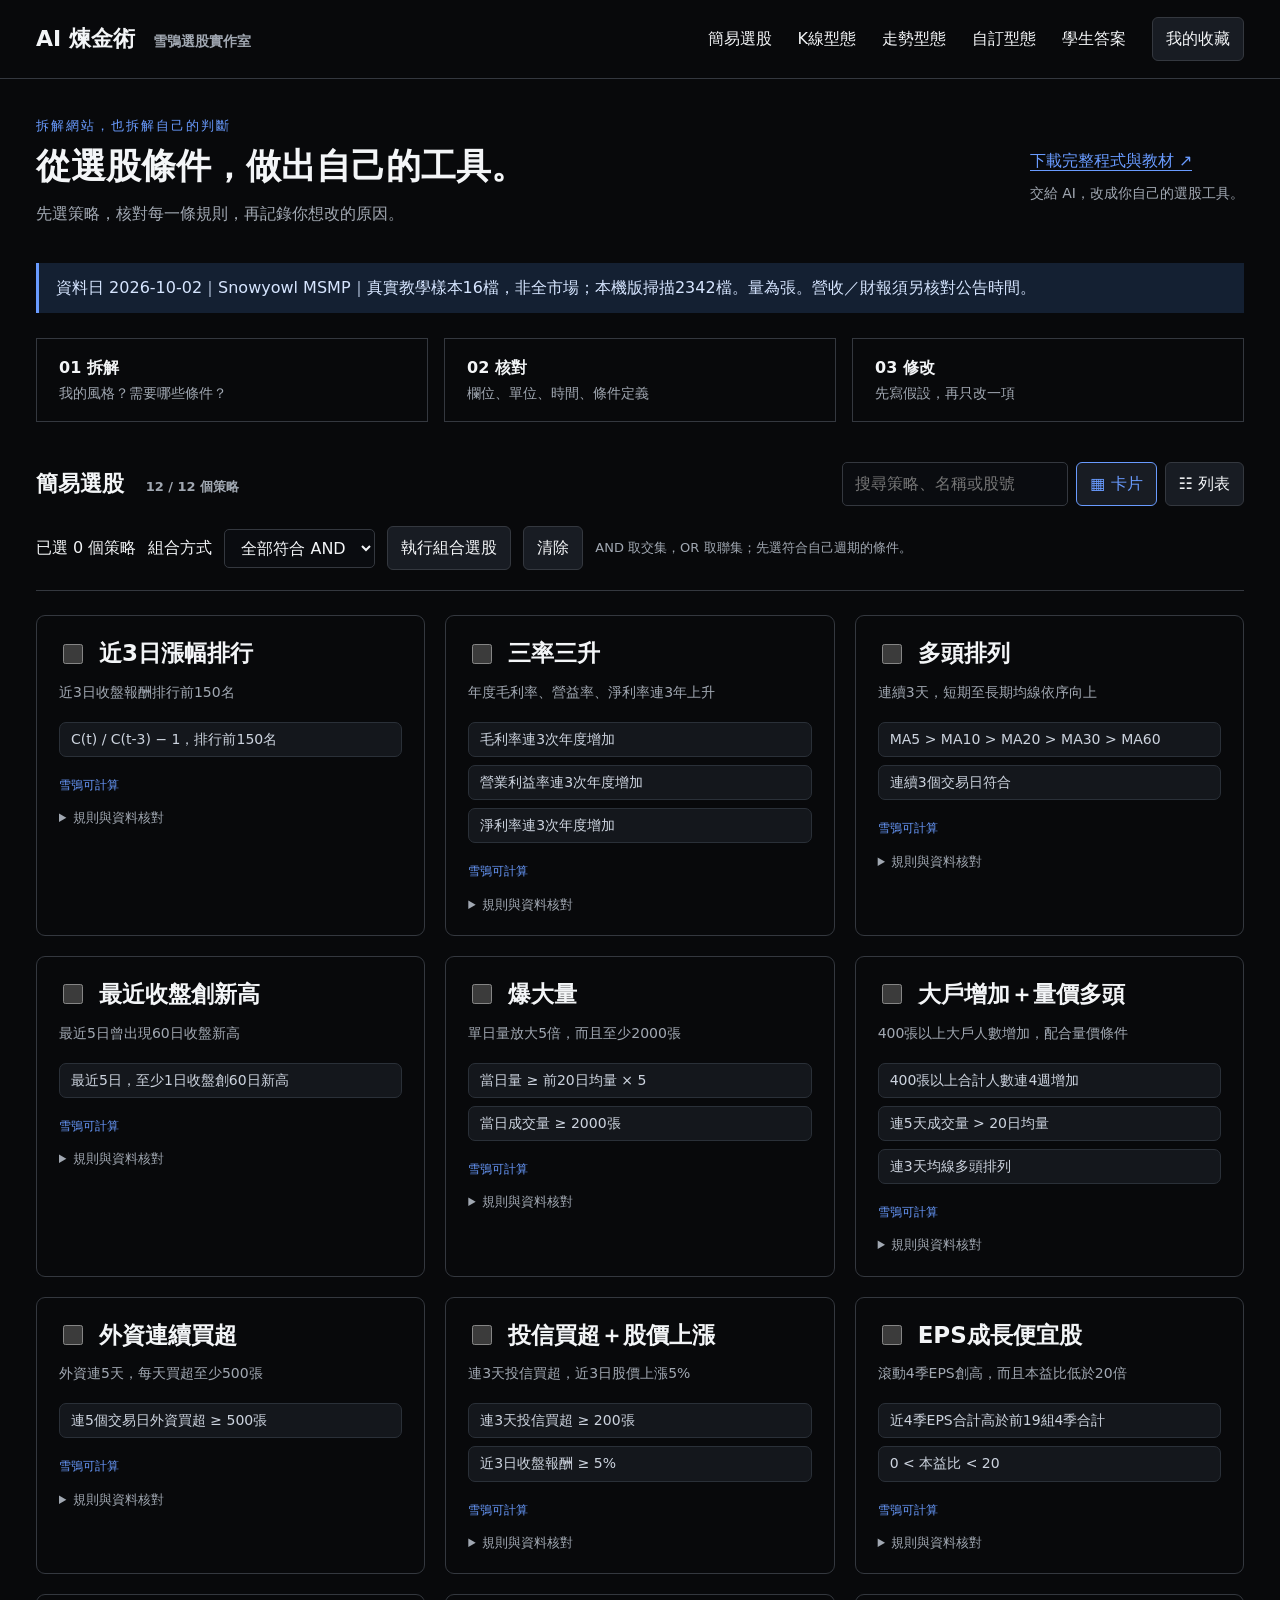
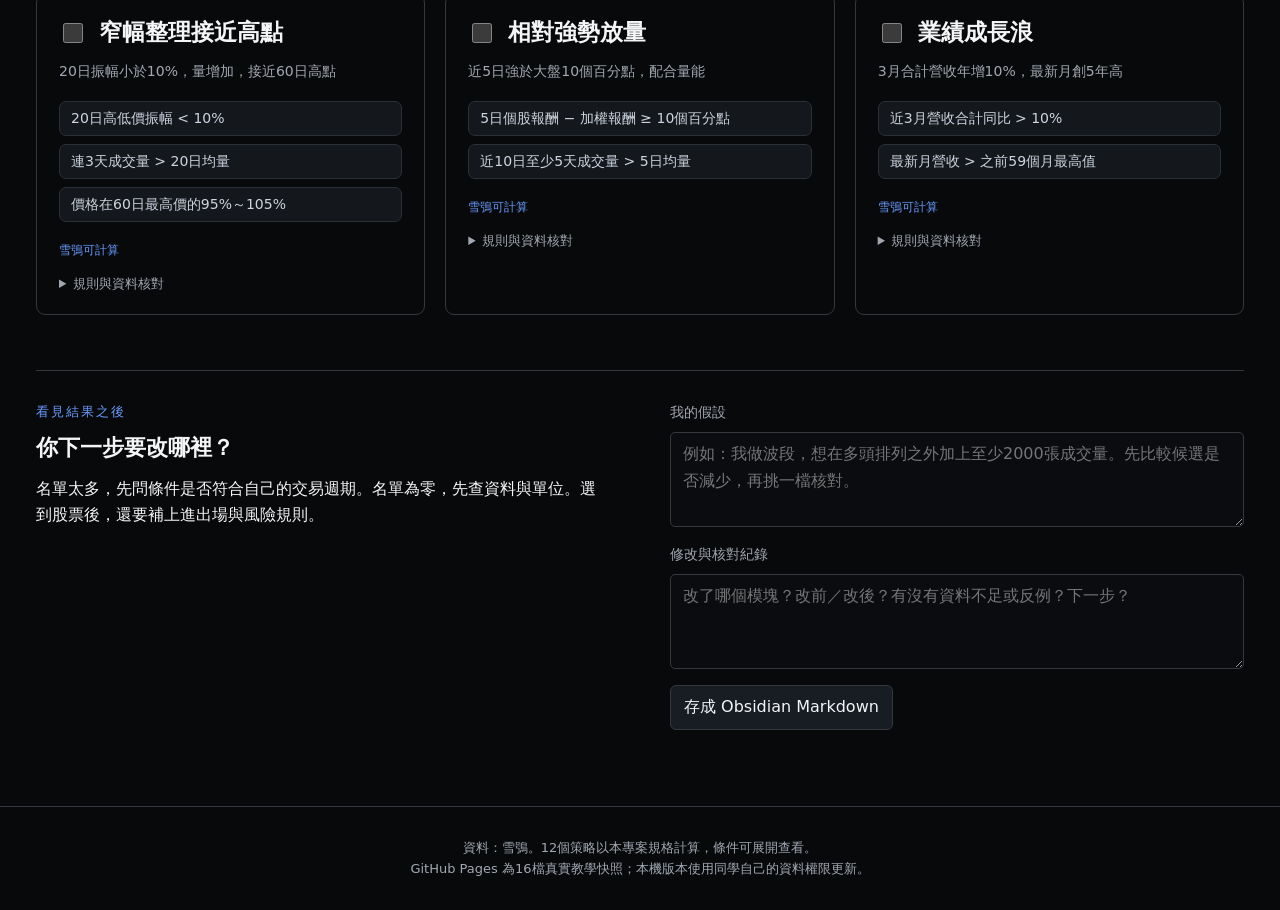
<file: stock-picker/index.html>
<!doctype html>
<html lang="zh-Hant"><head><meta charset="utf-8"><meta name="viewport" content="width=device-width,initial-scale=1"><title>AI 煉金術｜雪鴞選股實作室</title><link rel="stylesheet" href="style.css"></head>
<body>
<header><a href="https://duang0615.github.io/ai-alchemy-trading-lab/" class="brand">AI 煉金術<span>雪鴞選股實作室</span></a><nav><a href="#strategies">簡易選股</a><a href="patterns.html?mode=candles">K線型態</a><a href="patterns.html?mode=shapes">走勢型態</a><a href="patterns.html?mode=custom">自訂型態</a><a href="https://github.com/duang0615/ai-alchemy-trading-lab/blob/main/docs/stock-picker-workbook.md">學生答案</a><button id="favorites">我的收藏</button></nav></header>
<main><section class="intro"><div><p class="eyebrow">拆解網站，也拆解自己的判斷</p><h1>從選股條件，做出自己的工具。</h1><p>先選策略，核對每一條規則，再記錄你想改的原因。</p></div><div class="download-block"><a class="download" href="https://github.com/duang0615/ai-alchemy-trading-lab/archive/refs/heads/main.zip">下載完整程式與教材 ↗</a><p class="download-hint">交給 AI，改成你自己的選股工具。</p></div></section>
<div class="notice" id="data-status" role="status">正在讀取資料…</div>
<section class="workflow" aria-label="實作過程"><div><b>01 拆解</b><span>我的風格？需要哪些條件？</span></div><div><b>02 核對</b><span>欄位、單位、時間、條件定義</span></div><div><b>03 修改</b><span>先寫假設，再只改一項</span></div></section>
<div class="toolbar" id="strategies"><h2>簡易選股 <span id="card-count">12 個策略</span></h2><div><label class="sr" for="search">搜尋策略或股票</label><input id="search" placeholder="搜尋策略、名稱或股號"><button id="grid" aria-pressed="true">▦ 卡片</button><button id="list" aria-pressed="false">☷ 列表</button></div></div>
<div class="combine"><span id="selection-count">已選 0 個策略</span><label for="combine-mode">組合方式</label><select id="combine-mode"><option value="and">全部符合 AND</option><option value="or">任一符合 OR</option></select><button id="run-combined">執行組合選股</button><button id="clear-selection">清除</button><span class="muted">AND 取交集，OR 取聯集；先選符合自己週期的條件。</span></div>
<section id="cards" class="cards" aria-label="策略卡片"></section>
<section class="lab"><div><p class="eyebrow">看見結果之後</p><h2>你下一步要改哪裡？</h2><p>名單太多，先問條件是否符合自己的交易週期。名單為零，先查資料與單位。選到股票後，還要補上進出場與風險規則。</p></div><div><label for="hypothesis">我的假設</label><textarea id="hypothesis" placeholder="例如：我做波段，想在多頭排列之外加上至少2000張成交量。先比較候選是否減少，再挑一檔核對。"></textarea><label for="observation">修改與核對紀錄</label><textarea id="observation" placeholder="改了哪個模塊？改前／改後？有沒有資料不足或反例？下一步？"></textarea><button id="export-note">存成 Obsidian Markdown</button><p id="note-status" class="muted" role="status"></p></div></section>
</main>
<footer>資料：雪鴞。12個策略以本專案規格計算，條件可展開查看。<br>GitHub Pages 為16檔真實教學快照；本機版本使用同學自己的資料權限更新。</footer>
<dialog id="results" aria-labelledby="results-title"><div class="dialog-head"><h2 id="results-title">選股結果</h2><div><button id="settings-toggle">設定</button><button id="table-mode" aria-pressed="true">表格</button><button id="chart-mode" aria-pressed="false">圖表</button><button id="export-csv">匯出 CSV</button><button id="close-results">關閉</button></div></div>
<p id="result-meta" role="status"></p><label for="result-search">搜尋結果股號／名稱</label> <input id="result-search" placeholder="例如 6533"><p id="rule-note" class="notice"></p>
<section id="alert-panel" hidden aria-labelledby="alert-title"><div><p class="eyebrow">交易計畫 → 進場</p><h3 id="alert-title">到價進場通知</h3><p class="muted">填自己的 Bot 與頻道，替收藏股票寫下進場價；本機盯盤程式碰到價格就推到 Telegram。只是提醒，不會下單。</p></div>
<p id="alert-local-note" class="notice" hidden>到價通知要在自己電腦執行：<code>python stock-picker/serve.py</code>，再開 <code>http://127.0.0.1:8766</code>。公開完成版只能看畫面，不能存 Token。</p>
<fieldset id="tg-settings"><legend>1　我的 Telegram</legend><label for="tg-token">Bot Token</label><input id="tg-token" type="password" autocomplete="off" spellcheck="false" placeholder="123456789:AA…（已設定可留空）"><label for="tg-chat">頻道或聊天 ID</label><input id="tg-chat" autocomplete="off" spellcheck="false" placeholder="@我的頻道、-100… 或自己的數字 ID"><button id="tg-save">存到本機</button><button id="tg-test">傳送測試訊息</button><p id="tg-status" role="status" class="muted"></p><p class="muted">Token 只寫進自己電腦的 <code>.local/telegram.env</code>，網頁不會再顯示它。送到頻道前，先把 Bot 加成頻道管理員；私人通知要先對 Bot 傳 /start。</p></fieldset>
<fieldset><legend>2　每檔收藏的進場計畫</legend><div class="table-wrap alert-table"><table><thead><tr><th>股票</th><th>資料日收盤</th><th>進場條件</th><th>進場價</th><th>停損價</th><th>計畫備註</th><th>啟用</th><th>狀態</th></tr></thead><tbody id="alert-rows"></tbody></table></div><button id="alerts-save">儲存到價設定</button><span id="alerts-status" role="status" class="muted"></span></fieldset>
<fieldset><legend>3　開始盯盤</legend><code>python -X utf8 scripts/price_alert.py</code><p class="muted">平日 09:00–13:30，每 5 分鐘向證交所查一次價，最多 20 檔；每檔觸發一次就停。沒開盤時，用 <code>--fake-price 2330=1100</code> 模擬一則通知。</p></fieldset></section>
<section id="settings" hidden><label for="min-volume">追加最低量（張）</label><input id="min-volume" type="number" min="0" value="0"><label for="gain-limit">漲幅排行前幾名</label><input id="gain-limit" type="number" min="1" max="500" value="150"><label><input id="only-favorite" type="checkbox">只看收藏</label><button id="apply-settings">套用並比較</button><p>追加條件屬於你的改造，保留原條件做比較。漲幅排名依目前資料範圍重算。</p></section>
<div id="tabs" class="tabs" role="tablist"></div><div class="table-wrap" id="table-wrap"><table><thead id="table-head"></thead><tbody id="table-body"></tbody></table></div><section id="charts" class="chart-grid" hidden></section><section id="detail" hidden></section></dialog>
<script src="app.js"></script></body></html>
</file>
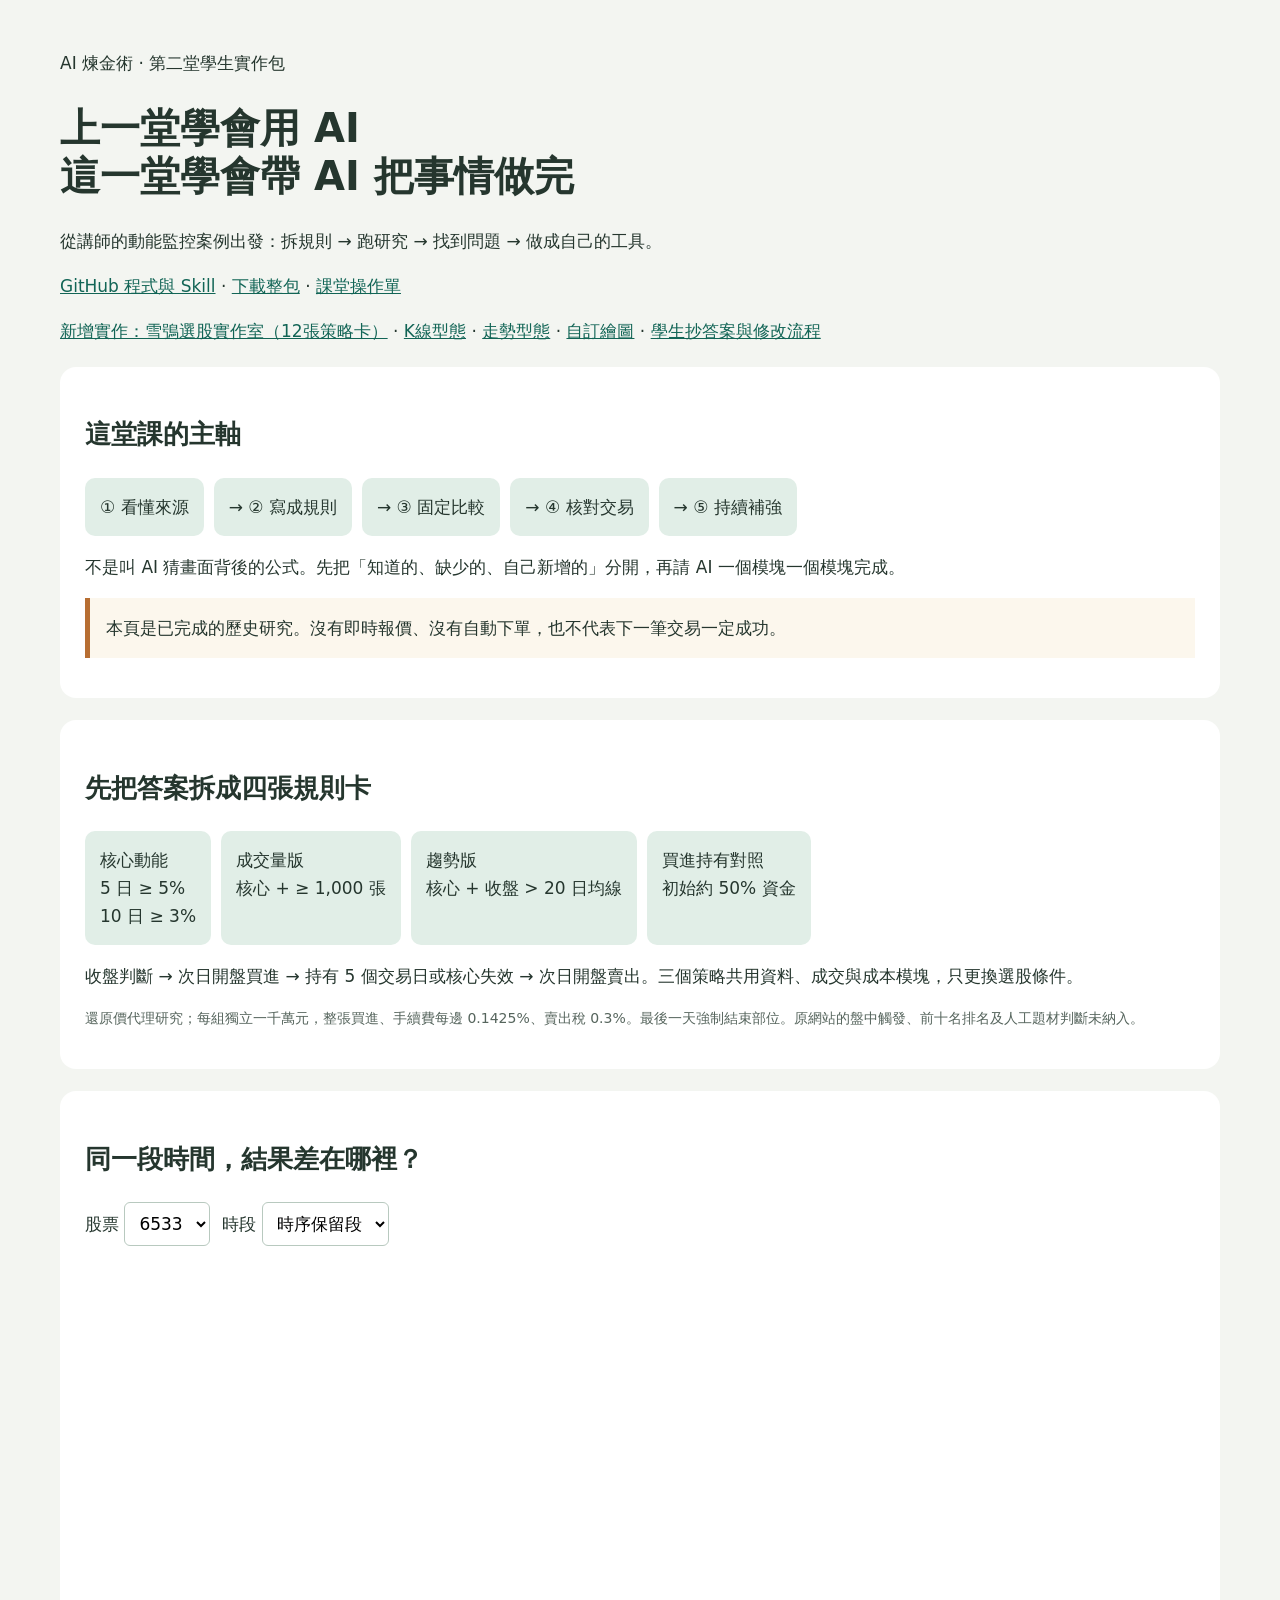
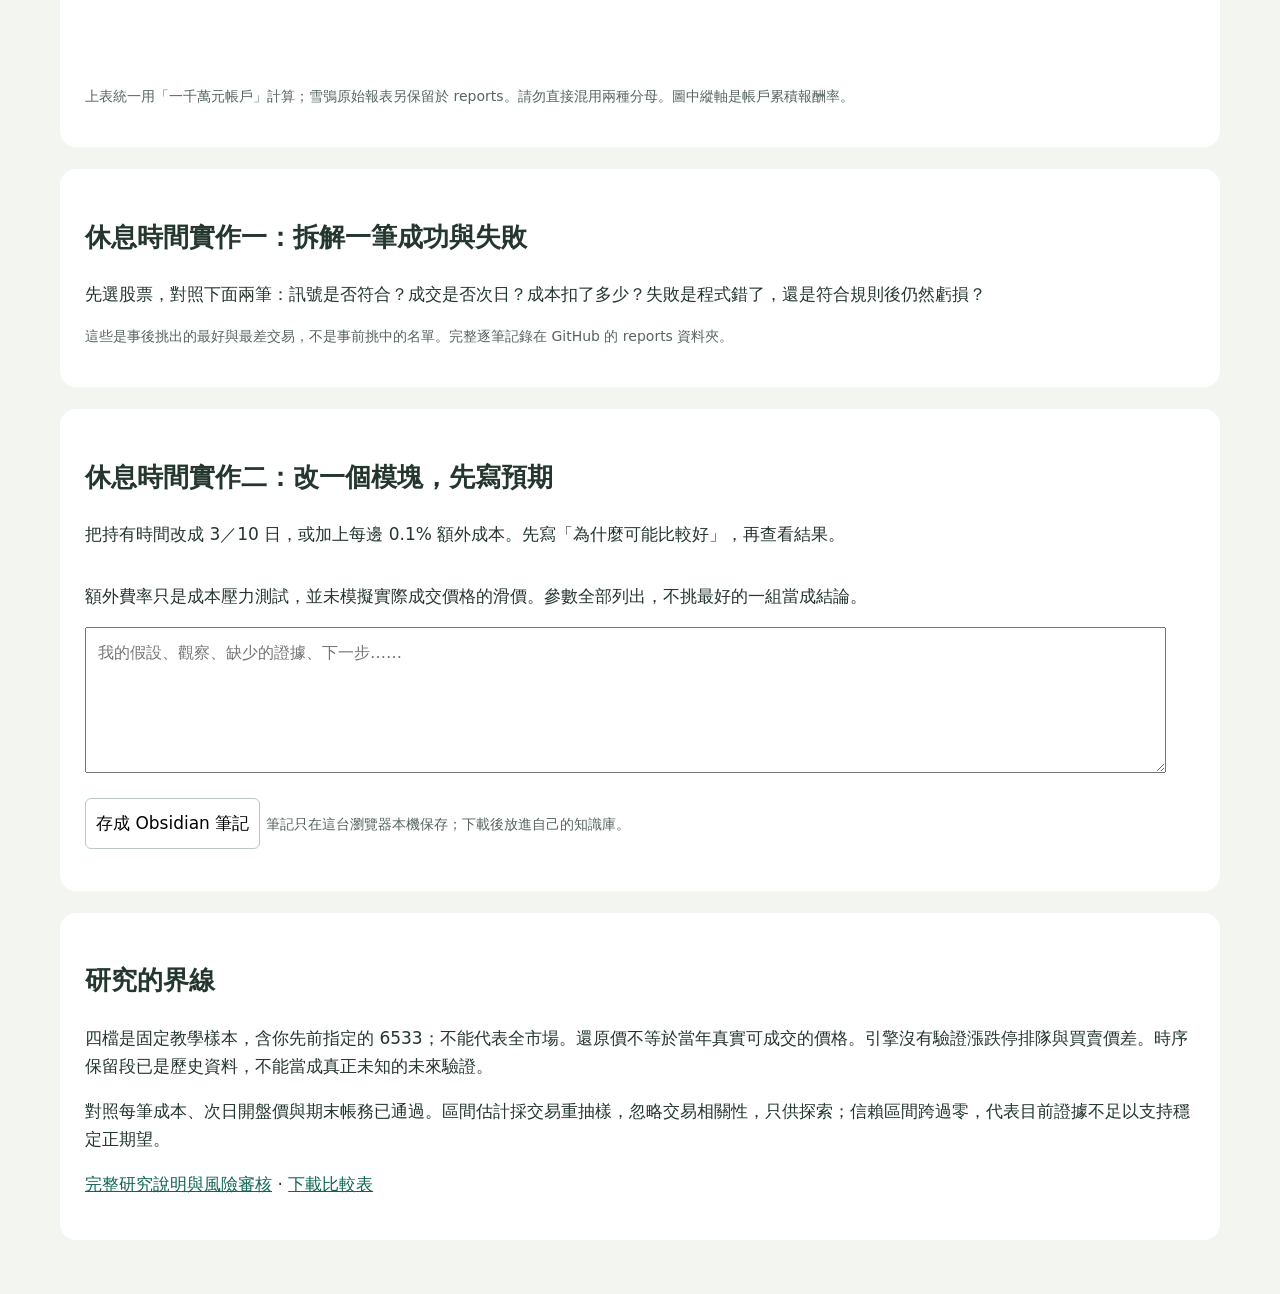
<file: scripts/report_template.html>
<!doctype html><html lang="zh-Hant"><meta charset="utf-8"><meta name="viewport" content="width=device-width,initial-scale=1"><title>AI 煉金術｜交易研究實作</title>
<style>body{margin:0;background:#f3f5f1;color:#25362e;font:17px/1.65 system-ui,"Microsoft JhengHei",sans-serif}main{max-width:1160px;margin:auto;padding:32px}h1{font-size:40px;line-height:1.2}h2{font-size:26px}a{color:#126556}section{background:white;padding:25px;border-radius:16px;margin:22px 0}button,select,input{padding:10px;border-radius:6px;border:1px solid #b8c9bf;font:inherit;background:white}.steps{display:flex;gap:10px;flex-wrap:wrap}.steps span{padding:15px;background:#e1eee7;border-radius:10px}.small{font-size:14px;color:#56655d}table{border-collapse:collapse;width:100%;font-size:15px}th,td{padding:10px;border-bottom:1px solid #ddd;text-align:right}th:first-child,td:first-child{text-align:left}.scroll{overflow:auto}.red{color:#ad3333}.green{color:#156752}svg{width:100%;height:auto}.card{border-left:5px solid #b76e32;background:#fcf7ed;padding:16px;margin:15px 0}.controls{display:flex;gap:12px;flex-wrap:wrap}textarea{width:95%;min-height:120px;font:16px/1.6 system-ui;padding:12px}.hidden{display:none}</style>
<main><p>AI 煉金術 · 第二堂學生實作包</p><h1>上一堂學會用 AI<br>這一堂學會帶 AI 把事情做完</h1><p>從講師的動能監控案例出發：拆規則 → 跑研究 → 找到問題 → 做成自己的工具。</p><p><a href="https://github.com/duang0615/ai-alchemy-trading-lab">GitHub 程式與 Skill</a> · <a href="https://github.com/duang0615/ai-alchemy-trading-lab/archive/refs/heads/main.zip">下載整包</a> · <a href="docs/classroom.md">課堂操作單</a></p>
<p><a href="stock-picker/">新增實作：雪鴞選股實作室（12張策略卡）</a> · <a href="stock-picker/patterns.html?mode=candles">K線型態</a> · <a href="stock-picker/patterns.html?mode=shapes">走勢型態</a> · <a href="stock-picker/patterns.html?mode=custom">自訂繪圖</a> · <a href="https://github.com/duang0615/ai-alchemy-trading-lab/blob/main/docs/stock-picker-workbook.md">學生抄答案與修改流程</a></p>
<section><h2>這堂課的主軸</h2><div class="steps"><span>① 看懂來源</span><span>→ ② 寫成規則</span><span>→ ③ 固定比較</span><span>→ ④ 核對交易</span><span>→ ⑤ 持續補強</span></div><p>不是叫 AI 猜畫面背後的公式。先把「知道的、缺少的、自己新增的」分開，再請 AI 一個模塊一個模塊完成。</p><div class="card">本頁是已完成的歷史研究。沒有即時報價、沒有自動下單，也不代表下一筆交易一定成功。</div></section>
<section><h2>先把答案拆成四張規則卡</h2><div class="steps"><span>核心動能<br>5 日 ≥ 5%<br>10 日 ≥ 3%</span><span>成交量版<br>核心 + ≥ 1,000 張</span><span>趨勢版<br>核心 + 收盤 > 20 日均線</span><span>買進持有對照<br>初始約 50% 資金</span></div><p>收盤判斷 → 次日開盤買進 → 持有 5 個交易日或核心失效 → 次日開盤賣出。三個策略共用資料、成交與成本模塊，只更換選股條件。</p><p class="small">還原價代理研究；每組獨立一千萬元，整張買進、手續費每邊 0.1425%、賣出稅 0.3%。最後一天強制結束部位。原網站的盤中觸發、前十名排名及人工題材判斷未納入。</p></section>
<section><h2>同一段時間，結果差在哪裡？</h2><div class="controls"><label>股票 <select id="symbol"><option>6533</option><option>3037</option><option>3443</option><option>2357</option></select></label><label>時段 <select id="period"><option value="out_of_sample">時序保留段</option><option value="development">前段</option><option value="full">全期</option></select></label></div><p id="dates"></p><div class="scroll"><table id="comparison"></table></div><svg id="chart" viewBox="0 0 1000 360" role="img" aria-label="各策略帳戶權益曲線"></svg><p class="small">上表統一用「一千萬元帳戶」計算；雪鴞原始報表另保留於 reports。請勿直接混用兩種分母。圖中縱軸是帳戶累積報酬率。</p></section>
<section><h2>休息時間實作一：拆解一筆成功與失敗</h2><p>先選股票，對照下面兩筆：訊號是否符合？成交是否次日？成本扣了多少？失敗是程式錯了，還是符合規則後仍然虧損？</p><div id="examples"></div><p class="small">這些是事後挑出的最好與最差交易，不是事前挑中的名單。完整逐筆記錄在 GitHub 的 reports 資料夾。</p></section>
<section><h2>休息時間實作二：改一個模塊，先寫預期</h2><p>把持有時間改成 3／10 日，或加上每邊 0.1% 額外成本。先寫「為什麼可能比較好」，再查看結果。</p><div class="scroll"><table id="sensitivity"></table></div><p>額外費率只是成本壓力測試，並未模擬實際成交價格的滑價。參數全部列出，不挑最好的一組當成結論。</p><textarea id="note" placeholder="我的假設、觀察、缺少的證據、下一步……"></textarea><p><button id="save">存成 Obsidian 筆記</button> <span class="small">筆記只在這台瀏覽器本機保存；下載後放進自己的知識庫。</span></p></section>
<section><h2>研究的界線</h2><p id="boundary"></p><p>四檔是固定教學樣本，含你先前指定的 6533；不能代表全市場。還原價不等於當年真實可成交的價格。引擎沒有驗證漲跌停排隊與買賣價差。時序保留段已是歷史資料，不能當成真正未知的未來驗證。</p><p>對照每筆成本、次日開盤價與期末帳務已通過。區間估計採交易重抽樣，忽略交易相關性，只供探索；信賴區間跨過零，代表目前證據不足以支持穩定正期望。</p><p><a href="docs/research.md">完整研究說明與風險審核</a> · <a href="reports/account_comparison.csv">下載比較表</a></p></section></main>
<script>const data=__RESEARCH__;
const labels={base:'核心動能',volume_1000:'成交量版',trend_ma20:'趨勢版',buy_hold_50pct:'買進持有'};
const colors=['#216a56','#db8531','#5769b1','#a75267'];const $=id=>document.getElementById(id);const pct=x=>(x*100).toFixed(2)+'%';
function table(rows){return '<tr><th>版本</th><th>帳戶報酬</th><th>最大回撤</th><th>交易筆數</th><th>成本</th></tr>'+rows.map(r=>`<tr><td>${labels[r.variant]}${r.variant==='buy_hold_50pct'?' · 持有至期末':' · '+r.hold+' 日'}${r.extra_fee?' · 加成本':''}</td><td class="${r.account_return<0?'red':'green'}">${pct(r.account_return)}</td><td>${pct(r.account_mdd)}</td><td>${r.trades}</td><td>${Math.round(r.cost).toLocaleString()}</td></tr>`).join('')}
function render(){const symbol=$('symbol').value,period=$('period').value;const rows=data.results.filter(r=>r.symbol===symbol&&r.period===period&&r.hold===5&&r.extra_fee===0);$('comparison').innerHTML=table(rows);$('dates').textContent=data.metadata.periods[period].join(' ～ ');
const curves=rows.map(r=>data.curves[r.run]);const vals=curves.flat().map(p=>p.equity/10000000-1);let lo=Math.min(0,...vals),hi=Math.max(.01,...vals);const X=i=>70+i/(curves[0].length-1)*880,Y=v=>280-(v-lo)/(hi-lo)*230;
let svg='<rect width="1000" height="360" fill="#fff"/>';
for(let i=0;i<5;i++){const v=lo+(hi-lo)*i/4;svg+=`<line x1="70" x2="950" y1="${Y(v)}" y2="${Y(v)}" stroke="#ddd"/><text x="5" y="${Y(v)+5}" font-size="14">${pct(v)}</text>`}
curves.forEach((c,j)=>{svg+=`<polyline fill="none" stroke="${colors[j]}" stroke-width="2" points="${c.map((p,i)=>X(i)+','+Y(p.equity/10000000-1)).join(' ')}"/><text x="${70+j*215}" y="335" fill="${colors[j]}" font-size="17">${labels[rows[j].variant]}</text>`});svg+=`<text x="70" y="305" font-size="14">${curves[0][0].date}</text><text x="850" y="305" font-size="14">${curves[0].at(-1).date}</text>`;$('chart').innerHTML=svg;
$('sensitivity').innerHTML=table(data.results.filter(r=>r.symbol===symbol&&r.period==='out_of_sample'&&(r.hold!==5||r.extra_fee!==0)));
$('examples').innerHTML=data.examples.filter(e=>e.symbol===symbol).map(e=>`<div class="card"><b>${e.kind==='best'?'獲利案例':'虧損案例'}</b><p>${e.signal_date} 訊號：5 日 ${pct(e.ret5)}／10 日 ${pct(e.ret10)}<br>${e.entry_date} 買 → ${e.exit_date} 賣；${e.lots} 張<br>還原買價 ${e.entry_adjusted_price.toFixed(2)} → 還原賣價 ${e.exit_adjusted_price.toFixed(2)}<br>扣成本 ${Math.round(e.cost).toLocaleString()} 後，損益 ${Math.round(e.pnl).toLocaleString()} 元<br>出場原因：${e.exit_rule==='boundary'?'研究期末強制清倉':'期限到期或核心動能失效'}</p></div>`).join('')}
$('symbol').onchange=render;$('period').onchange=render;$('boundary').textContent='資料：'+data.metadata.data_start+' ～ '+data.metadata.data_end+'；來源：雪鴞 api.bt。';
try{$('note').value=localStorage.getItem('alchemy-note')||''}catch{}$('note').oninput=()=>{try{localStorage.setItem('alchemy-note',$('note').value)}catch{}};
$('save').onclick=()=>{const text='# 我的策略實作紀錄\n\n來源：AI煉金術動能研究\n股票：'+$('symbol').value+'\n\n'+$('note').value;const url=URL.createObjectURL(new Blob([text],{type:'text/markdown;charset=utf-8'}));const a=document.createElement('a');a.href=url;a.download='我的策略實作紀錄.md';a.click();setTimeout(()=>URL.revokeObjectURL(url),1000)};render();</script></html>
</file>
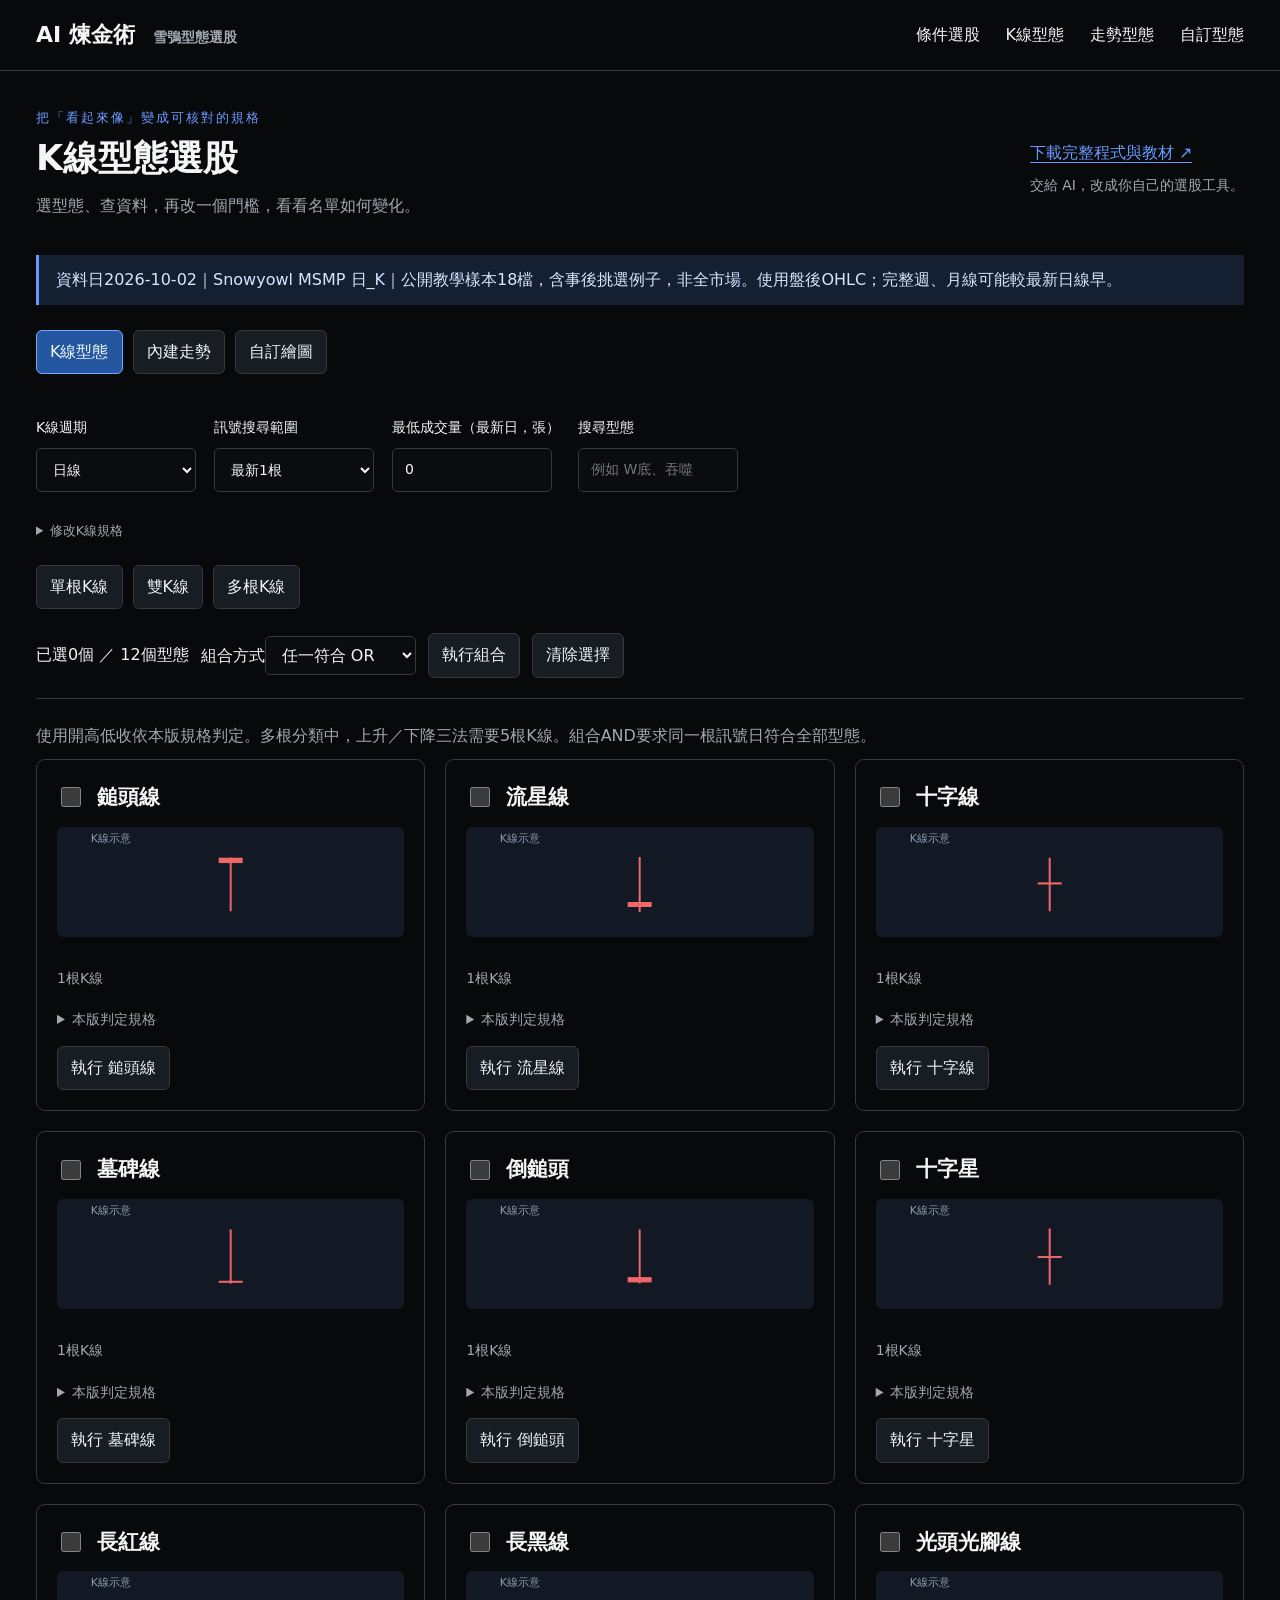
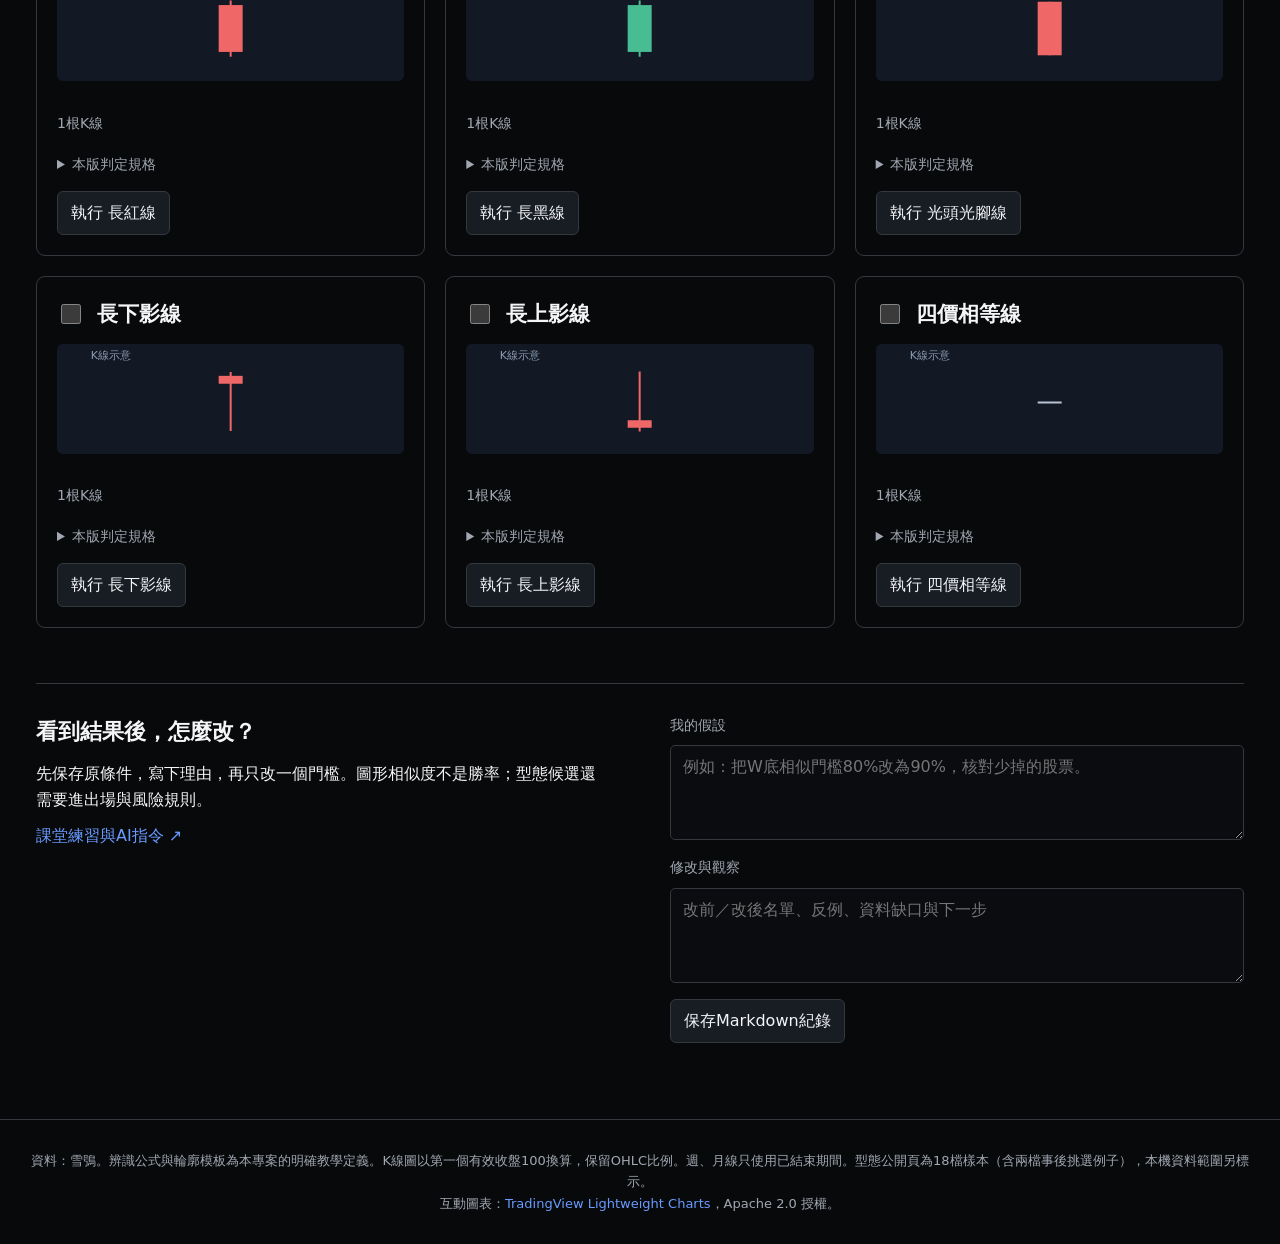
<file: stock-picker/patterns.html>
<!doctype html><html lang="zh-Hant"><head><meta charset="utf-8"><meta name="viewport" content="width=device-width,initial-scale=1"><title>AI煉金術｜型態選股實作室</title><link rel="stylesheet" href="style.css"><link rel="stylesheet" href="patterns.css"></head><body>
<header><a class="brand" href="./">AI 煉金術<span>雪鴞型態選股</span></a><nav><a href="./">條件選股</a><a href="patterns.html?mode=candles">K線型態</a><a href="patterns.html?mode=shapes">走勢型態</a><a href="patterns.html?mode=custom">自訂型態</a></nav></header>
<main><section class="intro"><div><p class="eyebrow">把「看起來像」變成可核對的規格</p><h1 id="page-title">型態選股實作室</h1><p>選型態、查資料，再改一個門檻，看看名單如何變化。</p></div><div class="download-block"><a class="download" href="https://github.com/duang0615/ai-alchemy-trading-lab/archive/refs/heads/main.zip">下載完整程式與教材 ↗</a><p class="download-hint">交給 AI，改成你自己的選股工具。</p></div></section>
<p id="pattern-status" class="notice" role="status">正在載入雪鴞資料…</p>
<div class="mode-tabs" role="tablist" aria-label="型態功能"><button role="tab" data-mode="candles">K線型態</button><button role="tab" data-mode="shapes">內建走勢</button><button role="tab" data-mode="custom">自訂繪圖</button></div>
<section class="controls"><label>K線週期<select id="cycle"><option value="day">日線</option><option value="week">週線（已完成）</option><option value="month">月線（已完成）</option></select></label><label id="length-label">比對K棒數<input id="length" type="number" min="5" max="120" value="60"></label><label id="threshold-label">相似門檻 (%)<input id="threshold" type="number" min="50" max="100" value="80"></label><label id="recent-label">訊號搜尋範圍<select id="recent"><option value="1">最新1根</option><option value="3">最近3根</option><option value="5">最近5根</option><option value="10">最近10根</option></select></label><label>最低成交量（最新日，張）<input id="pattern-min-volume" type="number" min="0" value="0"></label><label>搜尋型態<input id="pattern-search" placeholder="例如 W底、吞噬"></label></section>
<details id="candle-params"><summary>修改K線規格</summary><div class="controls"><label>小實體上限 %<input id="small-body" type="number" min="11" max="60" value="30"></label><label>十字實體上限 %<input id="doji-body" type="number" min="0" max="29" value="10"></label><label>長實體下限 %<input id="long-body" type="number" min="31" max="100" value="65"></label><label>影線／實體倍數<input id="shadow-ratio" type="number" min="1" max="10" step="0.5" value="2"></label></div><p>卡片文字列預設值，調整後以這裡的數值計算；結果會保存本次實際參數。</p></details>
<div id="candle-groups" class="mode-tabs" role="group" aria-label="K線根數"><button data-group="1">單根K線</button><button data-group="2">雙K線</button><button data-group="3">多根K線</button></div>
<div class="combine"><span id="pattern-selected">已選0個</span><label>組合方式<select id="pattern-combine"><option value="or">任一符合 OR</option><option value="and">全部符合 AND</option></select></label><button id="pattern-run-selected">執行組合</button><button id="pattern-clear-selected">清除選擇</button><button id="add-pattern">＋新增型態</button><button id="export-patterns">匯出型態JSON</button><label class="import-button">匯入型態JSON<input id="import-patterns" type="file" accept=".json,application/json"></label></div>
<p id="method-note" class="muted"></p><div id="pattern-cards" class="cards"></div>
<section class="lab"><div><h2>看到結果後，怎麼改？</h2><p>先保存原條件，寫下理由，再只改一個門檻。圖形相似度不是勝率；型態候選還需要進出場與風險規則。</p><a href="https://github.com/duang0615/ai-alchemy-trading-lab/blob/main/docs/pattern-lab.md">課堂練習與AI指令 ↗</a></div><div><label for="pattern-hypothesis">我的假設</label><textarea id="pattern-hypothesis" placeholder="例如：把W底相似門檻80%改為90%，核對少掉的股票。"></textarea><label for="pattern-observation">修改與觀察</label><textarea id="pattern-observation" placeholder="改前／改後名單、反例、資料缺口與下一步"></textarea><button id="pattern-export-md">保存Markdown紀錄</button><p id="pattern-note-status" role="status"></p></div></section></main>
<footer>資料：雪鴞。辨識公式與輪廓模板為本專案的明確教學定義。K線圖以第一個有效收盤100換算，保留OHLC比例。週、月線只使用已結束期間。型態公開頁為18檔樣本（含兩檔事後挑選例子），本機資料範圍另標示。<br>互動圖表：<a href="https://www.tradingview.com/">TradingView Lightweight Charts</a>，Apache 2.0 授權。</footer>
<dialog id="pattern-results"><div class="dialog-head"><h2 id="pattern-results-title">型態候選</h2><div><button id="pattern-csv">匯出CSV</button><button id="pattern-results-close">關閉結果</button></div></div><p id="scan-status" role="status"></p><p id="result-spec" class="notice"></p><label>搜尋股票<input id="pattern-stock-search" placeholder="股號或名稱"></label><div class="result-layout"><div class="table-wrap"><table><thead><tr><th>股票</th><th>分數</th><th>訊號日期</th><th>最新日價格</th><th>最新日成交量／張</th><th>收藏</th></tr></thead><tbody id="pattern-rows"></tbody></table></div><section id="pattern-chart-panel"><h3 id="pattern-chart-title">點選股票查看K線</h3><div id="pattern-stock-chart" class="stock-chart"></div><p id="pattern-chart-readout" class="chart-readout"></p><p id="pattern-chart-note" class="muted"></p></section></div></dialog>
<dialog id="draw-dialog" aria-labelledby="draw-title"><div class="dialog-head"><h2 id="draw-title">新增選股型態</h2><button id="draw-close" aria-label="關閉繪圖">✕</button></div><form id="draw-form"><label for="draw-name">型態名稱</label><input id="draw-name" maxlength="60" placeholder="例：我的W底" required><label for="draw-description">型態描述</label><textarea id="draw-description" maxlength="500" placeholder="我想找什麼走勢？什麼情況會放棄？"></textarea><div class="controls"><label>比對K棒數：<output id="draw-days-value">60</output><input id="draw-days" type="range" min="5" max="120" value="60"></label><label>相似門檻：<output id="draw-threshold-value">80%</output><input id="draw-threshold" type="range" min="50" max="100" value="80"></label><label>K線區間<select id="draw-cycle"><option value="day">日線</option><option value="week">週線</option><option value="month">月線</option></select></label></div>
<label>繪製型態</label><p class="muted">從左到右拖曳畫線，也可用滑鼠／觸控逐點設定。繪圖板取得焦點後，用左右鍵選點、上下鍵調整高度。</p><div id="draw-host"><canvas id="draw-canvas" width="900" height="360" tabindex="0" aria-label="型態繪圖板"></canvas></div><p id="draw-status" role="status">尚未繪製</p><div class="draw-actions"><button type="button" id="draw-example">載入W底範例</button><button type="button" id="draw-clear">清除畫線</button><button type="button" id="draw-fullscreen">全螢幕繪圖</button><button type="submit" class="primary">儲存型態</button></div></form></dialog>
<script src="vendor/lightweight-charts.js"></script><script src="pattern-engine.js"></script><script src="patterns.js"></script></body></html>
</file>
<file: stock-picker/style.css>
:root{color-scheme:dark;--bg:#08090b;--panel:#121418;--line:#34383f;--muted:#a1a8b2;--blue:#699bff;--white:#f3f5f7;--amber:#e7bc69}*{box-sizing:border-box}body{margin:0;background:var(--bg);color:var(--white);font:16px/1.65 "Microsoft JhengHei",system-ui,sans-serif}button,input,select,textarea{font:inherit}button,a,input,select,textarea{outline-offset:4px}button{background:#181c23;color:var(--white);border:1px solid var(--line);border-radius:6px;padding:8px 13px;cursor:pointer}button:hover{border-color:var(--blue)}button[aria-pressed=true],button.active{color:var(--blue);border-color:var(--blue)}a{color:var(--blue);text-decoration:none}header{display:flex;align-items:center;justify-content:space-between;padding:17px 36px;border-bottom:1px solid var(--line);gap:20px}.brand{font-size:22px;font-weight:700;color:var(--white)}.brand span{margin-left:18px;font-size:14px;color:var(--muted)}nav{display:flex;gap:26px;align-items:center}nav a{color:var(--white)}main{max-width:1440px;margin:auto;padding:36px}.intro{display:flex;justify-content:space-between;align-items:center;gap:20px}.eyebrow{font-size:13px;letter-spacing:2px;color:var(--blue);margin:0 0 7px}h1{font-size:35px;line-height:1.3;margin:5px 0 12px}h2{font-size:22px;margin:0}p{margin:10px 0}.intro p:last-child,.muted{color:var(--muted)}.download{border-bottom:1px solid var(--blue);white-space:nowrap}.notice{background:#142032;border-left:3px solid var(--blue);padding:12px 17px;margin:25px 0;color:#d6e5ff}.workflow{display:grid;grid-template-columns:repeat(3,1fr);gap:16px;margin:25px 0 40px}.workflow>div{border:1px solid var(--line);padding:16px 22px}.workflow b,.workflow span{display:block}.workflow span{color:var(--muted);font-size:14px}.toolbar{display:flex;align-items:center;justify-content:space-between;gap:20px;margin-bottom:20px}.toolbar>div{display:flex;gap:8px}.toolbar h2 span{font-size:13px;color:var(--muted);margin-left:14px}input,select,textarea{background:#0a0c10;color:var(--white);border:1px solid var(--line);border-radius:5px;padding:8px 12px}input[type=checkbox]{accent-color:var(--blue);width:20px;height:20px;cursor:pointer}.combine{display:flex;gap:12px;align-items:center;flex-wrap:wrap;border-bottom:1px solid var(--line);padding-bottom:20px;margin-bottom:24px}.combine .muted{font-size:13px}.cards{display:grid;grid-template-columns:repeat(3,1fr);gap:20px}.cards.list{grid-template-columns:1fr}.strategy{border:1px solid var(--line);border-radius:9px;padding:20px 22px;background:var(--bg);min-width:0}.strategy.selected{border-color:var(--blue);background:#0f1623}.card-title{display:flex;gap:13px;align-items:center}.card-title button{border:none;background:none;padding:0;text-align:left;font-size:23px;font-weight:650;line-height:1.5}.description{font-size:14px;color:var(--muted);margin:10px 0 18px}.condition{font-size:14px;background:#14171c;border:1px solid #2a3038;border-radius:7px;padding:5px 11px;margin:8px 0;color:#cdd4df}.badge{display:inline-block;font-size:12px;margin-top:11px;color:var(--blue)}.badge.missing,.badge.adapted{color:var(--amber)}details{margin-top:10px;font-size:13px;color:var(--muted)}summary{cursor:pointer}.lab{margin-top:55px;padding:30px 0;display:grid;grid-template-columns:1fr 1fr;gap:60px;border-top:1px solid var(--line)}.lab textarea{display:block;width:100%;min-height:95px;margin:8px 0 16px}.lab label{display:block;color:var(--muted);font-size:14px}footer{text-align:center;color:var(--muted);font-size:13px;padding:30px;border-top:1px solid var(--line)}dialog{background:#0b0d11;color:var(--white);width:96vw;max-width:1500px;max-height:94vh;border:1px solid var(--line);border-radius:10px;padding:22px}dialog::backdrop{background:#000b}.dialog-head{display:flex;justify-content:space-between;align-items:center;gap:15px}.dialog-head>div{display:flex;gap:8px}#rule-note{font-size:14px;margin:15px 0}.tabs{display:flex;gap:5px;margin:20px 0 15px;overflow:auto}.tabs button{white-space:nowrap}.table-wrap{overflow:auto;max-height:58vh}table{border-collapse:collapse;width:100%;font-variant-numeric:tabular-nums}th,td{padding:12px 16px;border-bottom:1px solid #292e36;white-space:nowrap;text-align:right}th:first-child,td:first-child{text-align:left}th{background:#171b22;position:sticky;top:0;z-index:1}th button{border:none;background:none;padding:0;font-size:14px}td .stock-link{color:var(--blue);border:none;background:none;text-align:left;padding:0}td small{display:block;color:var(--muted)}.up{color:#fc7d7d}.down{color:#65d4ae}#settings{background:var(--panel);padding:20px;display:flex;flex-wrap:wrap;align-items:center;gap:14px}#settings input[type=number]{width:95px}#settings p{width:100%;font-size:13px;color:var(--muted)}[hidden]{display:none!important}.chart-grid{display:grid;grid-template-columns:repeat(3,1fr);gap:16px}.chart{border:1px solid var(--line);padding:15px;border-radius:6px}.chart svg{display:block;width:100%;height:150px}.chart p{font-size:13px;color:var(--muted)}#detail{background:var(--panel);padding:22px;margin-top:20px}#detail svg{width:100%;height:220px}.empty{text-align:center;color:var(--muted);padding:40px}.sr{position:absolute;width:1px;height:1px;overflow:hidden;clip:rect(0,0,0,0)}@media(max-width:1000px){.cards,.chart-grid{grid-template-columns:repeat(2,1fr)}header{padding:16px 20px}nav{gap:12px}.brand span{display:none}.intro{display:block}.toolbar{align-items:start;flex-direction:column}}@media(max-width:650px){main{padding:22px 16px}.cards,.chart-grid,.lab,.workflow{grid-template-columns:1fr}.workflow{gap:8px;margin-bottom:25px}.lab{gap:20px}h1{font-size:28px}header{display:block}nav{margin-top:12px;flex-wrap:wrap}.toolbar>div{flex-wrap:wrap}#search{width:100%}.dialog-head{align-items:start;flex-direction:column}.dialog-head>div{flex-wrap:wrap}dialog{padding:15px}.card-title button{font-size:22px}}

.download-block{flex-shrink:0}.download-hint{font-size:14px;margin:8px 0 0;color:var(--muted)}

#alert-panel{background:var(--panel);border:1px solid var(--line);border-radius:8px;padding:20px 22px;margin:0 0 20px}#alert-panel h3{margin:0;font-size:20px}#alert-panel fieldset{border:none;border-top:1px solid var(--line);margin:16px 0 0;padding:14px 0 0}#alert-panel legend{color:var(--amber);font-weight:650;padding-right:10px}#alert-panel code{background:#0a0c10;border:1px solid var(--line);border-radius:4px;padding:2px 7px;color:#d6e5ff}#tg-settings{display:flex;flex-wrap:wrap;align-items:center;gap:10px}#tg-settings input{width:260px}#tg-settings p{width:100%;margin:2px 0;font-size:13px}.alert-table{max-height:none}.alert-table td{padding:8px 10px}.alert-table input[type=number]{width:105px}.alert-table input[data-k=note]{width:220px}#alerts-save{margin-top:12px;margin-right:12px}.status-hit{color:var(--amber)}#alert-panel :disabled{opacity:.45;cursor:not-allowed}
</file>
<file: stock-picker/patterns.css>
.mode-tabs{display:flex;gap:10px;flex-wrap:wrap;margin:24px 0}.mode-tabs button[aria-selected=true],.mode-tabs button.active{background:#2457a0;border-color:#78a7ff}.controls{display:flex;gap:18px;flex-wrap:wrap;padding:18px 0}.controls label{display:flex;flex-direction:column;gap:8px;font-size:14px}.controls input,.controls select{min-height:44px;width:160px}.controls input[type=range]{width:210px}.pattern-preview{height:110px;margin:12px 0;width:100%;background:#121925;border-radius:6px}.strategy .card-title h3{margin:0;font-size:21px}.pattern-card-actions{display:flex;gap:9px;flex-wrap:wrap;margin-top:14px}.import-button{border:1px solid #34383f;padding:10px;cursor:pointer;display:inline-flex;align-items:center}.import-button input{width:190px;font-size:12px}.result-layout{display:grid;grid-template-columns:1fr 1fr;gap:18px;margin-top:20px}.result-layout .table-wrap{max-height:440px}.stock-chart{height:350px;background:#101721}.chart-readout{height:48px;line-height:24px;font-variant-numeric:tabular-nums;font-size:13px}.result-layout section{min-width:0}#pattern-results{width:94vw;max-width:1400px}#draw-dialog{width:min(700px,92vw)}#draw-form>label{display:block;margin:20px 0 10px}#draw-name,#draw-description{width:100%;box-sizing:border-box}#draw-description{height:90px}#draw-host{background:#1e293b;height:290px;border:1px solid #34383f;border-radius:6px;margin:12px 0}#draw-canvas{width:100%;height:100%;touch-action:none;display:block;cursor:crosshair}#draw-canvas:focus{outline:2px solid #78a7ff}#draw-host:fullscreen{height:100vh;width:100vw;padding:0;background:#1e293b}.draw-actions{display:flex;gap:10px;flex-wrap:wrap;justify-content:flex-end}.primary{background:#2457a0;border-color:#78a7ff}#draw-status,#scan-status{min-height:24px}#pattern-cards .strategy{padding:20px}#pattern-cards details{font-size:14px;line-height:1.7}#pattern-cards .condition{min-height:38px}#pattern-results [aria-pressed=true]{color:#f4cc65}.result-layout td button{min-height:44px}#pattern-stock-search{width:180px}.result-layout th{white-space:normal}header nav{flex-wrap:wrap}h1{overflow-wrap:anywhere}@media(max-width:760px){.result-layout{grid-template-columns:1fr}.controls{gap:12px}.controls label{flex:1;min-width:130px}.controls input,.controls select{width:100%;box-sizing:border-box}.intro{display:block}.download{display:inline-block;margin:16px 0}.combine{flex-wrap:wrap}#draw-dialog{padding:18px}.chart-readout{height:72px}header{display:block}.stock-chart{height:300px}main{padding:16px}}
[hidden]{display:none!important}
#draw-dialog .dialog-head h2{font-size:21px;margin:4px 0}#draw-form>label{margin:10px 0 5px}#draw-description{height:55px}#draw-form .controls{padding:10px 0;gap:10px}#draw-form .controls input,#draw-form .controls select{min-height:36px}#draw-host{height:220px}#draw-form>p.muted{font-size:13px;line-height:1.4;margin:6px 0}#draw-status{font-size:13px;margin:8px 0}.draw-actions button{font-size:14px}#draw-host:fullscreen{height:100vh}
#draw-dialog.drawing-expanded{width:96vw;max-width:1600px}#draw-dialog.drawing-expanded #draw-form>label,#draw-dialog.drawing-expanded #draw-form>input,#draw-dialog.drawing-expanded #draw-form>textarea,#draw-dialog.drawing-expanded #draw-form>.controls,#draw-dialog.drawing-expanded #draw-form>p.muted{display:none}#draw-dialog.drawing-expanded #draw-host{height:calc(90vh - 170px)}#draw-dialog:fullscreen{background:#0b0d11;padding:20px;width:100vw;height:100vh;max-height:none}
#draw-dialog{font-size:14px;line-height:1.4}#draw-form>label{margin:8px 0 4px}#draw-name{height:38px}#draw-description{height:45px}#draw-form .controls{padding:8px 0}#draw-form .controls input,#draw-form .controls select{min-height:32px}#draw-host{height:180px}#draw-form>p.muted{font-size:12px}#draw-dialog .draw-actions{gap:6px}#draw-dialog .draw-actions button{padding:7px 10px}
</file>
